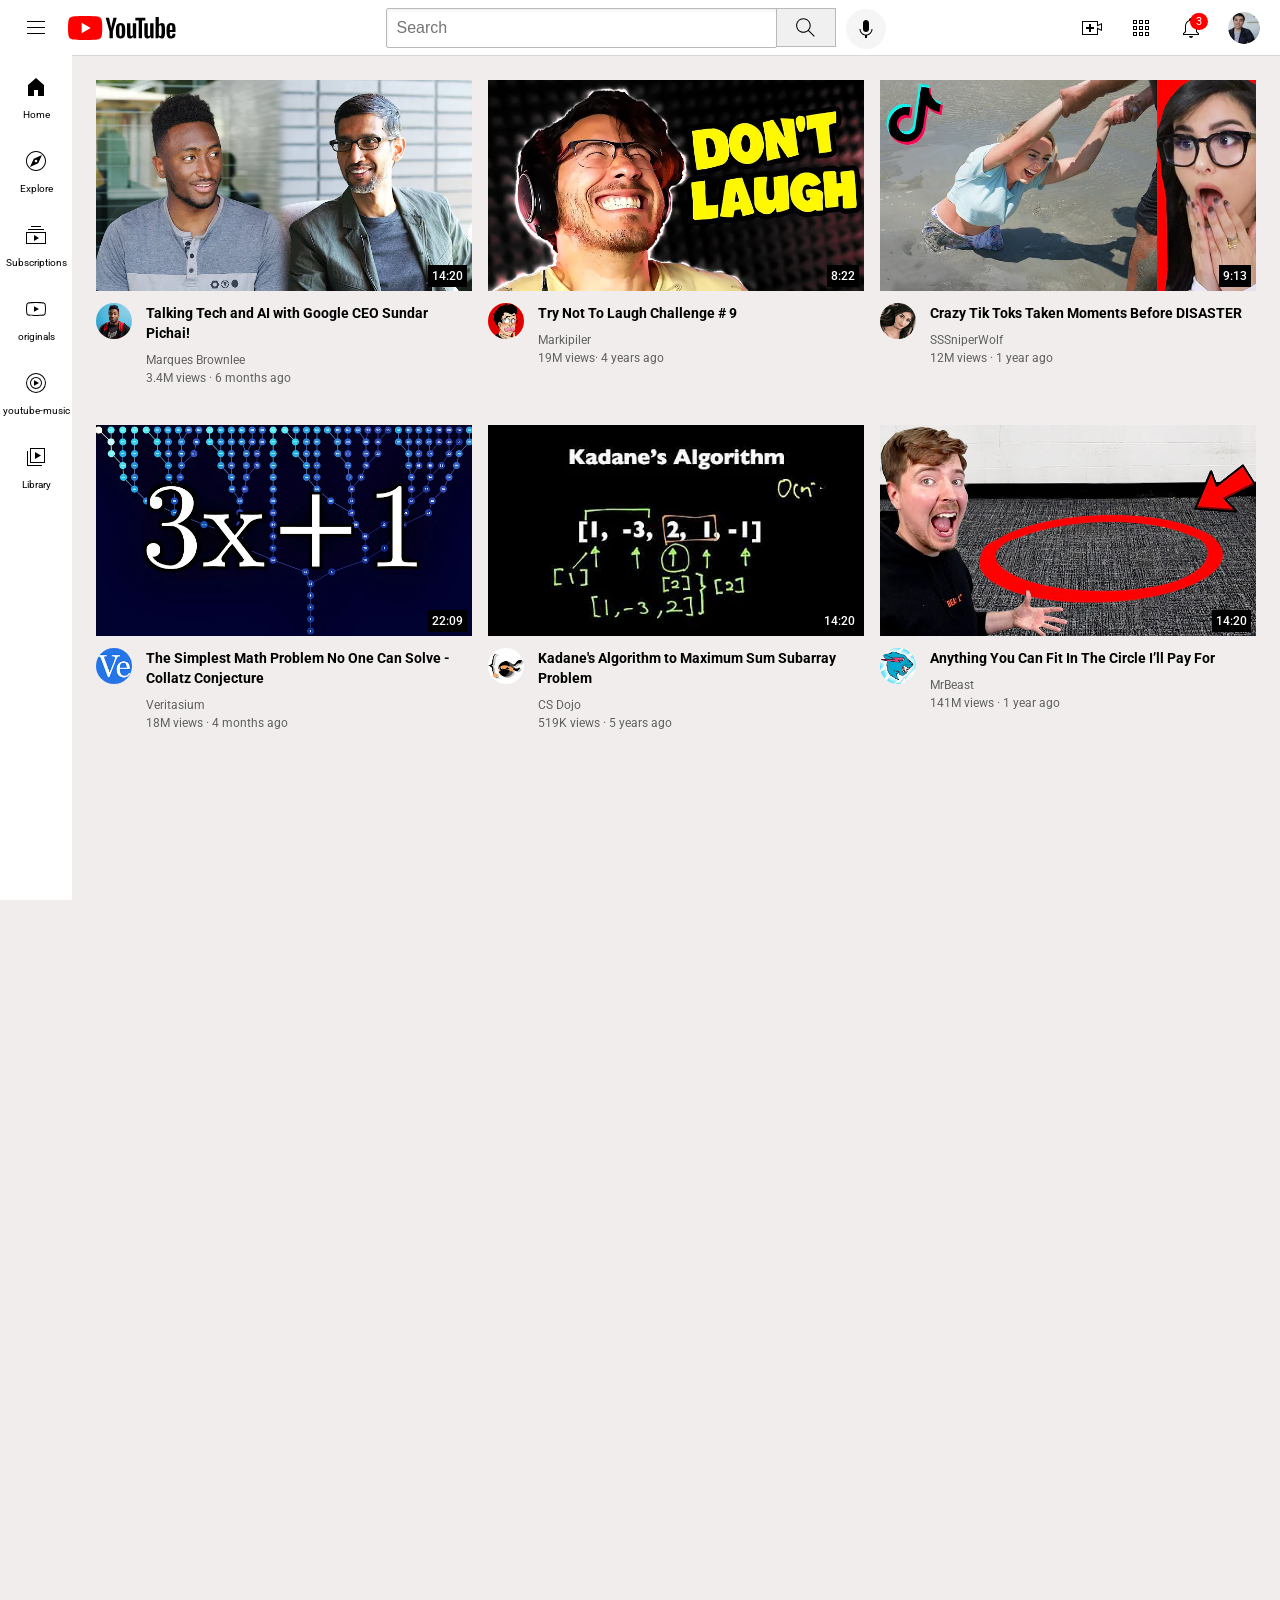
<file: Index.html>
<!DOCTYPE html>
<html lang="en">
<head>
    <meta charset="UTF-8">
    <meta name="viewport" content="width=device-width, initial-scale=1.0">
    <title>youtube clone</title>
    <link rel="preconnect" href="https://fonts.googleapis.com">
<link rel="preconnect" href="https://fonts.gstatic.com" crossorigin>
<link href="https://fonts.googleapis.com/css2?family=Roboto:ital,wght@0,100..900;1,100..900&display=swap" rel="stylesheet">

<link rel="stylesheet" href="style/general.css">
<link rel="stylesheet" href="style/header.css">
<link rel="stylesheet" href="style/sidebar.css">
<link rel="stylesheet" href="style/video.css">

</head>

<body style="padding-bottom: 1000px;">


    <header class="header"> 

    <div class="left-section">
        <img  class="hamburger-menu"src="icon/hamburger-menu.svg">
        <img class="youtube-logo" src="icon/youtube-logo.svg">
    </div>

    <div class="middle-section "><input class="searchbar" type="text" placeholder="Search">
     <button class="search-button"><img  class="search-icon"src="icon/search.svg">
        <div class="tool-tip">Search</div>
    </button>
        <button class="voice-search-button"><img class="voice-search-icon"  src="icon/voice-search-icon.svg">
         <div class="tool-tip"> search with your voice</div></button></div>


    <div class="right-section">
        
            <div class="upload-icon-container">
                 <img class="upload-icon" src="icon/upload.svg">
                 <div class="tool-tip"> Create</div>
            </div>
        
      <div class="youtube-apps-icon-container">
         <img class="youtube-app-icon" src="icon/youtube-apps.svg">
         <div class="tool-tip">YouTube Apps</div>

      </div>

      
       <div class="notifications-icon-container">
        <img class="notifications-icon" src="icon/notifications.svg">
        <div class="notifications-count">3</div>
        <div class="tool-tip">Notifications</div>
       </div>
       <img class="current-user-picture" src="image/my-channel.jpeg">
    </div>
    </header>
       
       
    
    

    <nav class="sidebar">
        <div class="sidebar-link"><img src="icon/home.svg">
        <div>Home</div></DIV>
             <div class="sidebar-link"><img src="icon/explore.svg">
            <div>Explore</div></DIV>
                 <div class="sidebar-link"><img src="icon/subscriptions.svg">
                <div>Subscriptions</div></DIV>
                     <div class="sidebar-link">
                        <img src="icon/originals.svg">
                        <div>originals</div>
                     </DIV>
                         <div class="sidebar-link">
                            <img src ="icon/youtube-music.svg">
                        <div>youtube-music</DIV>
                            </div>
                             <div class="sidebar-link">
                                <img src="icon/library.svg">
                                <div>Library</div>
                             </DIV>
    </nav>

   
    <main><section class="video-grid">  
        <div class="video-preview">
            <a href="https://www.youtube.com/watch?v=n2RNcPRtAiY" target="_blank" class="video-title-link">
                <div class="thumbnail-row">
            <div class="video-time">14:20 </div>
            <img class="thumnail" src ="thumbnails/thumbnail-1.webp ">
        </div>
            </a>
        <div class="video-info-grid">
            <div class="channel-picture">
                 <a href="https://www.youtube.com/c/mkbhd" target="_blank">
                     <img class="profile-picture" src="image/channel-1.jpeg">
                 </a>
               

            </div>
            <div class="video-info">
                
                <p class="video-tittle">
     Talking Tech and AI with Google CEO Sundar Pichai!
    </p>
    <p class="video-author"> Marques Brownlee</p> 
    <p class="video-stats">3.4M views · 6 months ago</p>    

            </div>           
   </div>  
   
     </div>

     <div class="video-preview">
        <a href="https://www.youtube.com/watch?v=mP0RAo9SKZk" target="_blank" class="video-title-link">
            <div class="thumbnail-row">
            <div class="video-time">8:22</div>
            <img class="thumnail" src ="thumbnails/thumbnail-2.webp ">
        </div>
        </a>
        
        <div class="video-info-grid">
            <div class="channel-picture">
                <a href="https://www.youtube.com/c/markiplier" target="_blank">
                    <img class="profile-picture" src="image/channel-2.jpeg">
                </a>
                

            </div>
            <div class="video-info">
                <p class="video-tittle">
                    Try Not To Laugh Challenge # 9
     
    </p>
    <p class="video-author"> Markipiler</p> 
    <p class="video-stats">19M views· 4 years ago</p>    

 </div>           
   </div>  
     </div>

    
     <div class="video-preview">
        <a href="https://www.youtube.com/watch?v=FgjPQQeTh1w" target="_blank" class="video-title-link">
             <div class="thumbnail-row">
            <div class="video-time">9:13 </div>
            <img class="thumnail" src ="thumbnails/thumbnail-3.webp ">
        </div>
        </a>
          

       
        <div class="video-info-grid">
            <div class="channel-picture">
                <a href="https://www.youtube.com/user/SSSniperWolf" target="_blank">
                     <img class="profile-picture" src="image/channel-3.jpeg">
                </a>
               

            </div>
            <div class="video-info">
                <p class="video-tittle">     
          Crazy Tik Toks Taken Moments Before DISASTER
    </p>
    <p class="video-author"> 
                    SSSniperWolf
                 </p> 
    <p class="video-stats">12M views · 1 year ago</p>    

            </div>           
   </div>  
     </div>



     <div class="video-preview">
        <a href="https://www.youtube.com/watch?v=094y1Z2wpJg" target="_blank" class="video-title-link">
             <div class="thumbnail-row">
             <div class="video-time">22:09 </div><img class="thumnail" src ="thumbnails/thumbnail-4.webp ">

        </div>
        </a>
       
        <div class="video-info-grid">
            <div class="channel-picture">
                 <a href="https://www.youtube.com/c/veritasium" target="_blank"> <img class="profile-picture" src="image/channel-4.jpeg"></a>
               

            </div>
            <div class="video-info">
                <p class="video-tittle">
                    The Simplest Math Problem No One Can Solve - Collatz Conjecture</p>
    <p class="video-author">Veritasium</p> 
    <p class="video-stats">18M views · 4 months ago</p>    

 </div>           
   </div>  
     </div>
     
     

      <div class="video-preview">
         <a href="https://www.youtube.com/watch?v=86CQq3pKSUw" target="_blank" class="video-title-link">
            <div class="thumbnail-row">
             <div class="video-time">14:20 </div>
             <img class="thumnail" src ="thumbnails/thumbnail-5.webp ">

        </div>
         </a>

        
        <div class="video-info-grid">
            <div class="channel-picture">
                <a href="https://www.youtube.com/c/CSDojo" target="_blank">
                    <img class="profile-picture" src="image/channel-5.jpeg">
                </a>
                

            </div>
            <div class="video-info">
                <p class="video-tittle">
                    Kadane's Algorithm to Maximum Sum Subarray Problem
    </p>
    <p class="video-author">CS Dojo</p> 
    <p class="video-stats">519K views · 5 years ago</p>    

            </div>           
   </div>  
     </div>


     <div class="video-preview">
         <a href="https://www.youtube.com/watch?v=yXWw0_UfSFg" target="_blank" class="video-title-link">
             <div class="thumbnail-row">
             <div class="video-time">14:20 </div>
             <img class="thumnail" src ="thumbnails/thumbnail-6.webp ">

        </div>
         </a>
       
        <div class="video-info-grid">
            <div class="channel-picture">
                  <a href="https://www.youtube.com/watch?v=yXWw0_UfSFg" target="_blank" class="video-title-link"><img class="profile-picture" src="image/channel-6.jpeg"></a>
                

            </div>
            <div class="video-info">
                <p class="video-tittle">
                    Anything You Can Fit In The Circle I’ll Pay For </p>
    <p class="video-author">  MrBeast</p> 
    <p class="video-stats">141M views · 1 year ago</p>    

 </div>           
   </div>  
     </div>
    </section>
</main>
    

    
   
</body>
</html>
</file>
<file: style/general.css>
p{
            font-family: roboto,arial;
            margin-top:0;
            margin-bottom:0;
        }
body{
    font-family: roboto,arial;
    margin:0;
    padding-top: 80px;
    padding-left:96px;
    padding-right: 24px;
    background-color: rgb(241, 237, 237);
   
}
</file>
<file: style/header.css>
.header{ 
 height:55px;
 display: flex; 
 flex-direction: row;
 justify-content: space-between;
margin-bottom:20px;
 position: fixed;
 top:0;
 left:0;
 right:0;

 background-color: white;
 border-bottom-width:1px;
 border-bottom-style:solid;
 border-bottom-color: rgb(219, 214, 214);
 margin-bottom: 100px;
 z-index: 100;

 }

 .left-section{
    display: flex;
    align-items: center;
 }

 .hamburger-menu{
   height:24px;
   margin-left: 24px;
   margin-right: 20px;

 }

 .youtube-logo{
   height:24px;
   
 }

 .middle-section{
    
    flex:1;
    margin-left :70px;
    margin-right: 35px;
    max-width:500px;
    display: flex;
    align-items: center;
    width:0;
    
 }

 .searchbar{
   flex:1;
   height:36px;
   padding-left:10px;
   font-size:16px;
   border-width:1px;
   border-style:solid;
   border-color: rgb(185, 185, 185);
   border-radius: 2px;
   box-shadow:inset 1px 2px 3px rgba(0,0,0,0.05);
   width:0;
 }

 .searchbar::placeholder{
   
   font-size: 16px;
 }


 .search-button{
   height:39px;
   width:60px;
   background-color: rgb(240,240,240);
   border-width:1px;
   border-style: solid;
   border-color:rgb(185, 185, 185);
   margin-left:-1px;
   margin-right:10px;

   position:relative;
 }

 .search-button,
 .voice-search-button,
 .upload-icon-container,
 .youtube-apps-icon-container,
 .notifications-icon-container
 {
  display: flex;
  justify-content: center;
  position:relative;
  align-items: center;
  

 }

 .search-button .tool-tip,
 .voice-search-button .tool-tip,
 .notifications-icon-container .tool-tip,
 .upload-icon-container .tool-tip,
 .youtube-apps-icon-container .tool-tip
 {
  
  position: absolute;
  background-color: gray;
  color: white;
  padding-top:7px;
  padding-bottom: 7px;
  padding-right: 8px;
  padding-left: 8px;
  border-radius: 2px;
  font-size:12px;
  bottom:-30px;
  opacity:0;
  transition:opacity 0.15s;
  pointer-events: none;
  white-space:nowrap;
 
  
 }

 .search-button:hover .tool-tip,
 .voice-search-button:hover  .tool-tip,
 .upload-icon-container:hover .tool-tip,
 .youtube-apps-icon-container:hover .tool-tip,
 .notifications-icon-container:hover .tool-tip{
  opacity:1;
   
 }

 

 .search-icon{
   height:25px;
   
 }

 .voice-search-button{
   height: 40px;
   width:40px;
   border-radius:20px;
   border:none;
   margin-top:2px;
   background-color: rgb(246, 245, 245);
 }

 .voice-search-icon{
   height:24px;
  
   
 }


 .right-section{
    
     width: 180px;
     display:flex;
     align-items: center;
     justify-content: space-between;
     margin-right:20px;
     margin-left:20px;
     flex-shrink: 0;
     
     
    
 }

 .upload-icon{
   height:24px;
 }

 .youtube-app-icon{
   height:24px;
 }

 .notifications-icon{
   height:24px;
 }

 .notification-icon-container{
  position: relative;
  
 
 }

 .notifications-count{
  position:absolute;
   top:-3px;
  right:-5px;
  background-color: red;
  color:white;
  
  font-size:11px;
  border-radius: 100px;
  padding-left: 6px;
  padding-right: 6px;
  padding-top:2px;
  padding-bottom:2px;

 }

 .current-user-picture{
   height:32px;
   border-radius:16px;
 }
</file>
<file: style/sidebar.css>
.sidebar{
    position:fixed;
    left:0;
    bottom:0;
    top:55px;
    background-color: white;
    width:72px;
    z-index: 250;

    padding-top:5px;
}

.sidebar-link{
    display: flex;
    justify-content: center;
    align-items: center;
    flex-direction: column;
    height:74px;
    cursor:pointer;

   
}

.sidebar-link:hover{
    background-color: lightgray;
}

.sidebar-link  img{
    height:24px;
    margin-bottom: 10px;

}

.sidebar-link  div{
    font-family: roboto,arial;
    font-size: 10px;;
}
</file>
<file: style/video.css>
.thumnail{
            width:100%;
            
        }

        

        

        .video-tittle{
            margin-top:0px;
            font-size:14px;
            font-weight:700;
            line-height:20px;
            margin-bottom:10px;
        }
        

        .video-info-grid{
            display:grid;
            grid-template-columns:50px 1fr;

        }
        

        .profile-picture{
            width: 36px;
            border-radius: 50px;
        }

        .thumbnail-row{
            margin-bottom:8px;
            position: relative;
           
        }

        .video-author,
        .video-stats{
            font-size:12px;
            color:rgb(96,96,96);
        }

        .video-author{
            margin-bottom:4px;
        }
 
        .video-grid{
            display: grid;
            grid-template-columns:1fr 1fr 1fr;
            column-gap: 16px;
            row-gap:40px; 
            font-family: roboto,arial;


            
        }

        @media (max-width:750px){
            .video-grid{
                grid-template-columns: 1fr 1fr;
            }
        }

         @media(min-width:751px) and (max-width:999px){
            .video-grid{
                grid-template-columns: 1fr 1fr 1fr;
            
        }
    }

        @media(min-width:1000px){
            .video-grid{
                grid-template-columns: 1fr 1fr 1fr ;
            }
        }

       
       

        .video-time{
            background-color: black;
            color: white;
            position:absolute;
            bottom:8px;
            right:5px;
            
            font-size: 12px;
            font-weight:500;
            padding:4px ;
            


        }


        .video-title-link {
  text-decoration: none;
  color: black;
}
</file>
